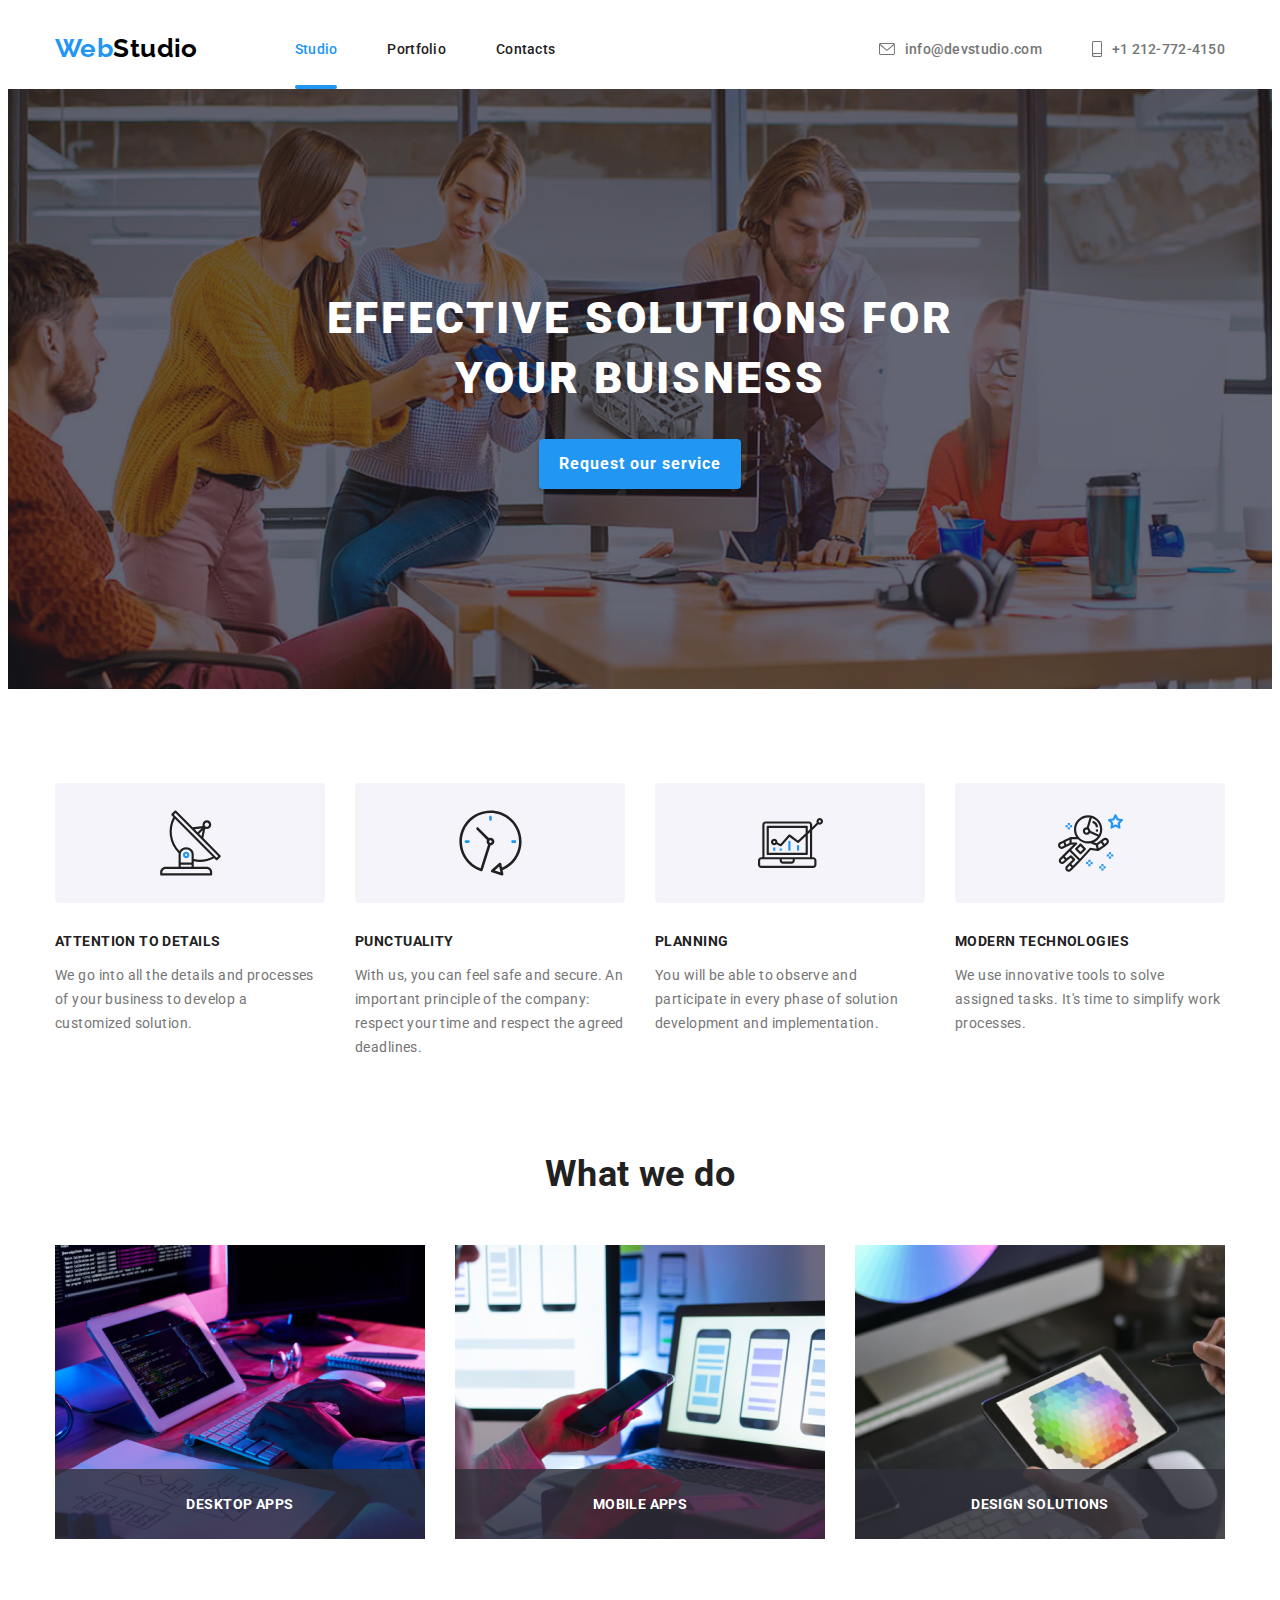
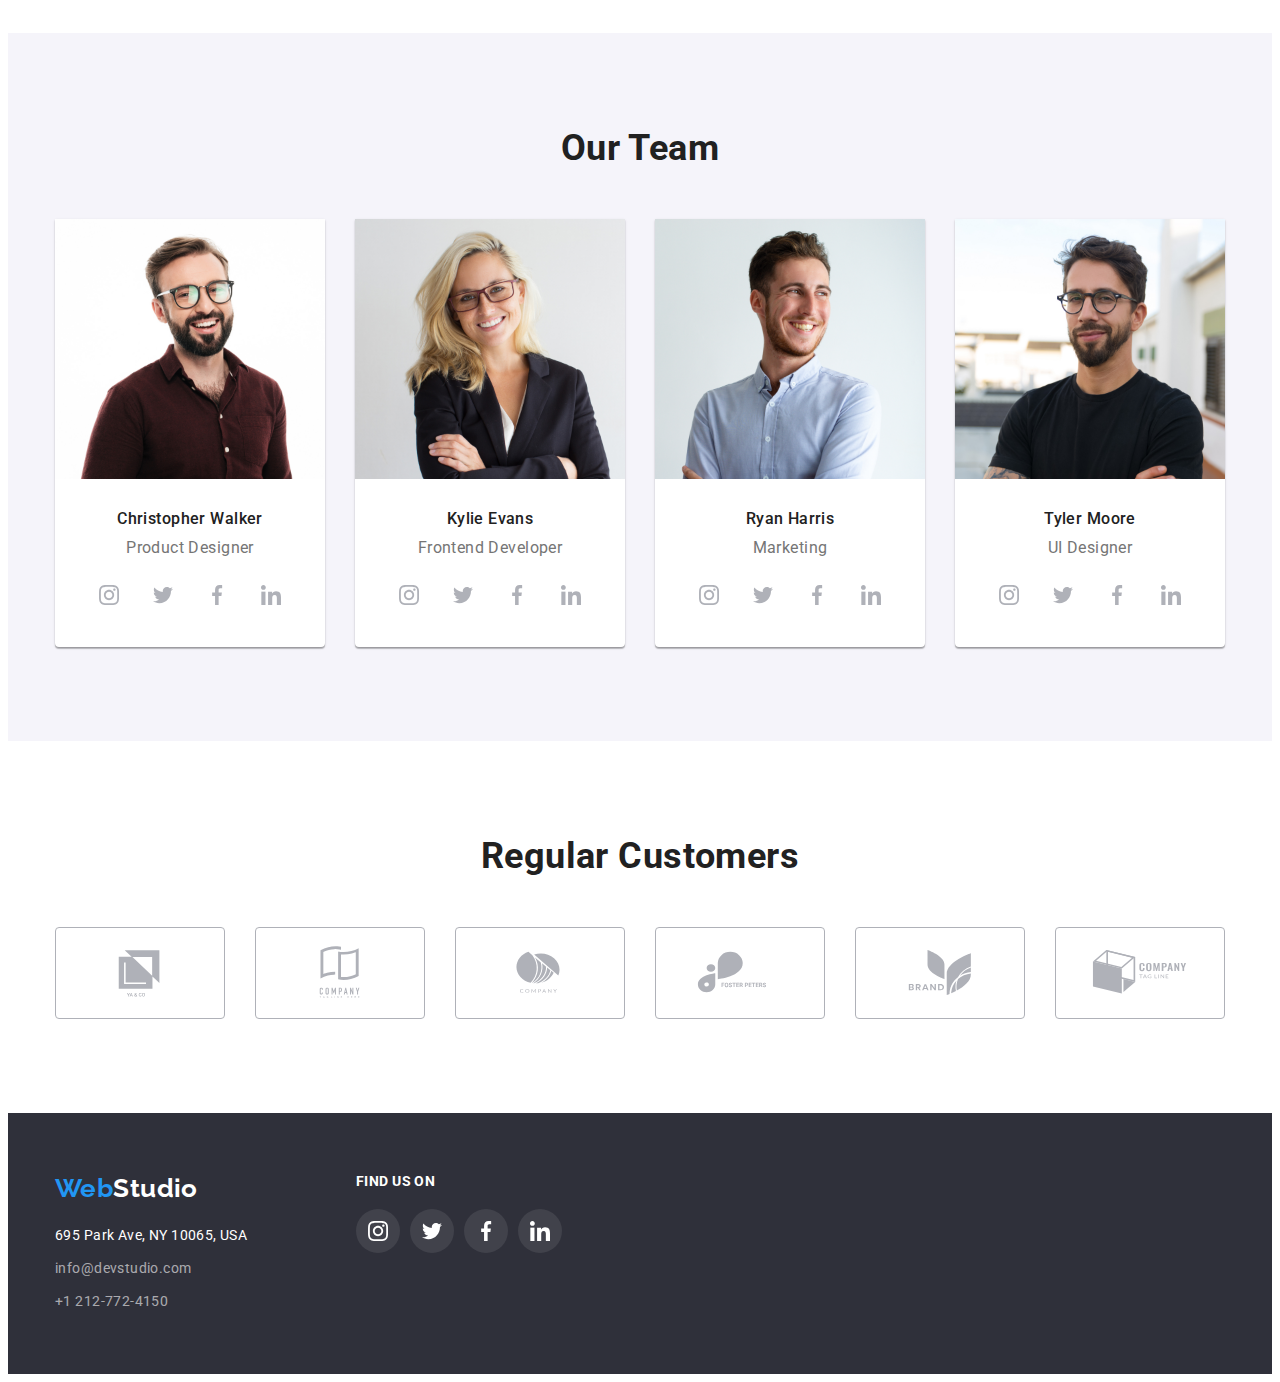
<file: index.html>
<!DOCTYPE html>
<html lang="en">
<head>
    <meta charset="UTF-8">
    <meta http-equiv="X-UA-Compatible" content="IE=edge">
    <meta name="viewport" content="width=device-width, initial-scale=1.0">
    <title>homework #1</title>
    <link rel="preconnect" href="https://fonts.googleapis.com"> 
    <link rel="preconnect" href="https://fonts.gstatic.com" crossorigin> 
    <link href="https://fonts.googleapis.com/css2?family=Raleway:wght@700&family=Roboto:wght@400;500;700;900&display=swap" rel="stylesheet">
    <link rel="stylesheet" href="https://cdnjs.cloudflare.com/ajax/libs/modern-normalize/1.1.0/modern-normalize.min.css" integrity="sha512-wpPYUAdjBVSE4KJnH1VR1HeZfpl1ub8YT/NKx4PuQ5NmX2tKuGu6U/JRp5y+Y8XG2tV+wKQpNHVUX03MfMFn9Q==" crossorigin="anonymous" referrerpolicy="no-referrer" />
    <link rel="stylesheet" href="./Stylee.css">
      <style>
            a{text-decoration: none;
            }
            li{list-style-type: none;}</style>
        
</head>
<body>
    
    <header class="header-nav-studio ">
        <div class="conteiner">
            
        <nav class="logos ">
            

            <a href="index.html" class="logo">Web<span class="color-logo">Studio</a>
            <ul class="logos upper-logos">
               
                <li class="li-bar"><a href="index.html" class=" nav-bar color-change nav-bar-border" style="color:#2196F3">Studio</a></li>
                    <li class="li-bar"><a href="portfolio.index.html" class="nav-bar color-change ">Portfolio</a></li>
                <li><a href="" class="nav-bar color-change">Contacts</a></li>
            </ul>
        </nav>
            <ul class="logos upper-logos mail-tel">
                
                    <li><a href="mailto:info@devstudio.com" class="upper-contact-info ">
                        <svg width="16" height="12" class="envelop"><use href="./icons.svg#icon-envelope-hover"></use></svg>info@devstudio.com</a></li>
                    <li><a href="tel:+1 212-772-4150" class="upper-contact-info "><svg width="10" height="16" class="envelop"><use href="./icons.svg#icon-smartphone"></use></svg>+1 212-772-4150</a></li>
                </ul>
            
            </div>  
    </header>
    <main>
        
        <section class="first-bg ">
            <div class="conteiner bg">
                
                    <h1 class="main-words">
                        EFFECTIVE SOLUTIONS FOR YOUR BUISNESS
                    </h1>
                    <button type="button" class="first-btn" data-open-modal>Request our service</button>
        
        </div>
        </section>  
        <section class="info-section section">
            <div class="conteiner">
            <h2 class="title hide">Second section</h2>
            <ul class="info">
                <li class="block">
                  <div class="icons-up"><svg width="65" height="70"><use href="./icons.svg#icon-antenna-1"></use></svg></div>

                    <h3 class="section-headers">ATTENTION TO DETAILS</h3>
                    <p class="details">We go into all the details and processes of your business to develop a customized solution.</p> 
                </li>



                <li class="block">
                    <div class="icons-up"><svg width="65" height="70"><use href="./icons.svg#icon-clock-1"></use></svg></div>
                    <h3 class="section-headers">PUNCTUALITY</h3>
                   <p class="details">With us, you can feel safe and secure. An important principle of the company: respect your time and respect the agreed deadlines.</p> 

                </li>



                <li class="block">
                    <div class="icons-up"><svg width="65" height="70"><use href="./icons.svg#icon-diagram-1"></use></svg></div>
                    <h3 class="section-headers">PLANNING</h3>
                     <p class="details">You will be able to observe and participate in every phase of solution development and implementation.
                    </p> 
                </li>



                <li class="block">
                    <div class="icons-up"><svg width="65" height="70"><use href="./icons.svg#icon-astronaut-1"></use></svg></div>
                    <h3 class="section-headers">MODERN TECHNOLOGIES</h3>
                    <p class="details">We use innovative tools to solve assigned tasks. It's time to simplify work processes.</p> 
                </li>



            </ul>
        </div>
        </section>
        <section class="section-img section">
            <div class="conteiner">
                <h2 class="title">What we do</h2>
                <ul class="img-pict">
                        <li class="img-picture">
                            <p class="offerss">DESKTOP APPS</p>
                            <img src="./img/img1/img.jpg" alt="" width="370">
                            
                        </li>
                        <li class="img-picture">
                           <p class="offerss">MOBILE APPS</p>
                            <img src="./img/img1/img-2.jpg" alt="" width="370">
                        </li>
                        <li class="img-picture">
                            <p class="offerss">DESIGN SOLUTIONS</p>
                            <img src="./img/img1/img-3.jpg" alt="" width="370">
                        </li>


                </ul>
            </div>
        </section>
        <section class="second-bg section">
            <div class="conteiner">
            <h2 class="title">Our Team</h2>
            <ul class="people">
                <li class="people-list"><img src="./img/img1/img-4.jpg" alt="" width="270" >
                    <h3 class=" studio-img-header">Christopher Walker</h3>
                    <p class="studio-img-prop">Product Designer</p>
                    <ul class="social-link list link">
                        <li class="social-list"><a href="" class="studio-soc-link"><svg class="social-icons" width="20" height="20">
                            <use href="./icons.svg#icon-instagram-2"></use>
                        </svg></a></li>
                        <li class="social-list"><a href="" class="studio-soc-link"><svg class="social-icons"width="20" height="20" >
                            <use href="./icons.svg#icon-twitter-1"></use>
                        </svg></a></li>
                        <li class="social-list"><a href="" class="studio-soc-link"><svg class="social-icons" width="20" height="20">
                            <use href="./icons.svg#icon-facebook-1"></use>
                        </svg></a></li>
                        <li class="social-list"><a href="" class="studio-soc-link"><svg class="social-icons" width="20" height="20">
                            <use href="./icons.svg#icon-linkedin-1"></use>
                        </svg></a></li>
                    </ul>
                </li>
                <li class="people-list"><img src="./img/img1/img-5.jpg" alt="" width="270">
                    <h3 class="studio-img-header">Kylie Evans</h3>
                    <p class=" studio-img-prop">Frontend Developer</p>
                    <ul class="social-link list link">
                        <li class="social-list"><a href="" class="studio-soc-link"><svg class="social-icons" width="20" height="20">
                            <use href="./icons.svg#icon-instagram-2"></use>
                        </svg></a></li>
                        <li class="social-list"><a href="" class="studio-soc-link"><svg class="social-icons" width="20" height="20">
                            <use href="./icons.svg#icon-twitter-1"></use>
                        </svg></a></li>
                        <li class="social-list"><a href="" class="studio-soc-link"><svg class="social-icons" width="20" height="20">
                            <use href="./icons.svg#icon-facebook-1"></use>
                        </svg></a></li>
                        <li class="social-list"><a href="" class="studio-soc-link"><svg class="social-icons" width="20" height="20">
                            <use href="./icons.svg#icon-linkedin-1"></use>
                        </svg></a></li>
                    </ul>
                </li>
                <li class="people-list"><img src="./img/img1/img-6.jpg" alt="" width="270">
                    <h3 class=" studio-img-header">Ryan Harris</h3>
                    <p class=" studio-img-prop">Marketing</p>
                    <ul class="social-link list link">
                        <li class="social-list"><a href="" class="studio-soc-link"><svg class="social-icons" width="20" height="20">
                            <use href="./icons.svg#icon-instagram-2"></use>
                        </svg></a></li>
                        <li class="social-list"><a href="" class="studio-soc-link"><svg class="social-icons" width="20" height="20">
                            <use href="./icons.svg#icon-twitter-1"></use>
                        </svg></a></li>
                        <li class="social-list"><a href="" class="studio-soc-link"><svg class="social-icons" width="20" height="20">
                            <use href="./icons.svg#icon-facebook-1"></use>
                        </svg></a></li>
                        <li class="social-list"><a href="" class="studio-soc-link"><svg class="social-icons" width="20" height="20">
                            <use href="./icons.svg#icon-linkedin-1"></use>
                        </svg></a></li>
                    </ul>
                </li>
                <li class="people-list"><img src="./img/img1/img-7.jpg" alt="" width="270">
                     <h3 class=" studio-img-header">Tyler Moore</h3>
                     <p class="studio-img-prop">UI Designer</p>
                     <ul class="social-link list link">
                        <li class="social-list"><a href="" class="studio-soc-link"><svg class="social-icons" width="20" height="20" >
                            <use href="./icons.svg#icon-instagram-2"></use>
                        </svg></a></li>
                        <li class="social-list"><a href="" class="studio-soc-link"><svg class="social-icons" width="20" height="20">
                            <use href="./icons.svg#icon-twitter-1"></use>
                        </svg></a></li>
                        <li class="social-list"><a href="" class="studio-soc-link"><svg class="social-icons" width="20" height="20">
                            <use href="./icons.svg#icon-facebook-1"></use>
                        </svg></a></li>
                        <li class="social-list"><a href="" class="studio-soc-link"><svg class="social-icons" width="20" height="20">
                            <use href="./icons.svg#icon-linkedin-1"></use>
                        </svg></a></li>
                    </ul>
                </li>




            </ul>

        </div>
        </section>
        <section class="section">
            <div class="conteiner">
            <h2 class="title">Regular Customers</h2>
            <ul class="icons-list-down">
                <li class="icons-box"><a href="" class="icon-box-link"><svg class="icons-down-studio" width="106" height="60">
                    <use href="./icons.svg#icon-Logo"></use>
                </svg></a></li>
                <li class="icons-box"><a href="" class="icon-box-link"><svg class="icons-down-studio" width="106" height="60">
                    <use href="./icons.svg#icon-Logo-2"></use>
                </svg></a></li>
                <li class="icons-box"><a href="" class="icon-box-link"><svg class="icons-down-studio" width="106" height="60">
                    <use href="./icons.svg#icon-Logo-3"></use>
                </svg></a></li>
                <li class="icons-box"><a href="" class="icon-box-link"><svg class="icons-down-studio" width="106" height="60">
                    <use href="./icons.svg#icon-Logo-4"></use>
                </svg></a></li>
                <li class="icons-box"><a href="" class="icon-box-link"><svg class="icons-down-studio" width="106" height="60">
                    <use href="./icons.svg#icon-Logo-5"></use>
                </svg></a></li>
                <li class="icons-box"><a href="" class="icon-box-link"><svg class="icons-down-studio" width="106" height="60">
                    <use href="./icons.svg#icon-Logo-6"></use>
                </svg></a></li>
            </ul>
        </div>
        </section>
    </main>
    <footer>
        <div class="conteiner">
            <div class="main-footer-flex">
                <div class="conteiner-contacts">
                        <a href="index.html" class="logo logo-footer">Web<span class="color-logo-down">Studio</a>
                        <address>
            
                
                        <ul class="footer-flex">
                        
                                <li class="adress-google"><a href="https://goo.gl/maps/2E1uWRTM2Sup1DQt5" class="down-adress color-change-white"> 695 Park Ave, NY 10065, USA</a></li>
                                <li><a href="mailto:info@devstudio.com" class="down-contact-info color-change-down">
                                        info@devstudio.com</a></li>
                                <li><a href="tel:+1 212-772-4150" class="down-contact-info color-change-down">+1 212-772-4150</a>
                            
                        </ul>
                    </div>       
                        <div class="footer-icons-flex">
                                    <p class="words-link">Find us on</p>
                                <ul class="social-link-footer list link footer-icons">
                                    
                                        <li class="social-list-footer"><a href="" class="studio-soc-link-footer"><svg class="social-icons-footer" width="20" height="20">
                                            <use href="./icons.svg#icon-instagram-2"></use>
                                        </svg></a></li>
                                        <li class="social-list-footer"><a href="" class="studio-soc-link-footer"><svg class="social-icons-footer" width="20" height="20">
                                            <use href="./icons.svg#icon-twitter-1"></use>
                                        </svg></a></li>
                                        <li class="social-list-footer"><a href="" class="studio-soc-link-footer"><svg class="social-icons-footer" width="20" height="20">
                                            <use href="./icons.svg#icon-facebook-1"></use>
                                        </svg></a></li>
                                        <li class="social-list-footer"><a href="" class="studio-soc-link-footer"><svg class="social-icons-footer" width="20" height="20">
                                            <use href="./icons.svg#icon-linkedin-1"></use>
                                        </svg></a></li>
                                 </ul>
                         </div>   
            </div>   
           
            <!-- <div class="backdrop is-hidden" data-backDrop>
                <div class="window">
                    <a href="" data-close-modal>
                    <div class="border">
                        <svg width="11" height="11" class="close-cross"><use href="./icons.svg#icon-Vector-2"></use></svg></div></a></div></div>
        -->
        <div class="backdrop is-hidden" data-backDrop>
            <div class="window">
                <button class="border" data-close-modal>
               
                    <svg width="11" height="11" class="close-cross"><use href="./icons.svg#icon-Vector-2"></use></svg></div></button></div>
   

         </address>


        </div>
    </footer>
  <script>
        const refs = {
              openModalBtn: document.querySelector("[data-open-modal]"),
              closeModalBtn: document.querySelector ("[data-close-modal]") , 
              backDrop:    document.querySelector("[data-backdrop]"),
            
        };

        refs.openModalBtn.addEventListener("click" , toggleModal)
        refs.closeModalBtn.addEventListener("click" , toggleModal)
        refs.backDrop.addEventListener("click" , logBackDropClick)

        function toggleModal() {
            refs.backDrop.classList.toggle("is-hidden")
        }
        function logBackDropClick() {
            console.log("")
        }

  </script>
</body>
</html>
</file>
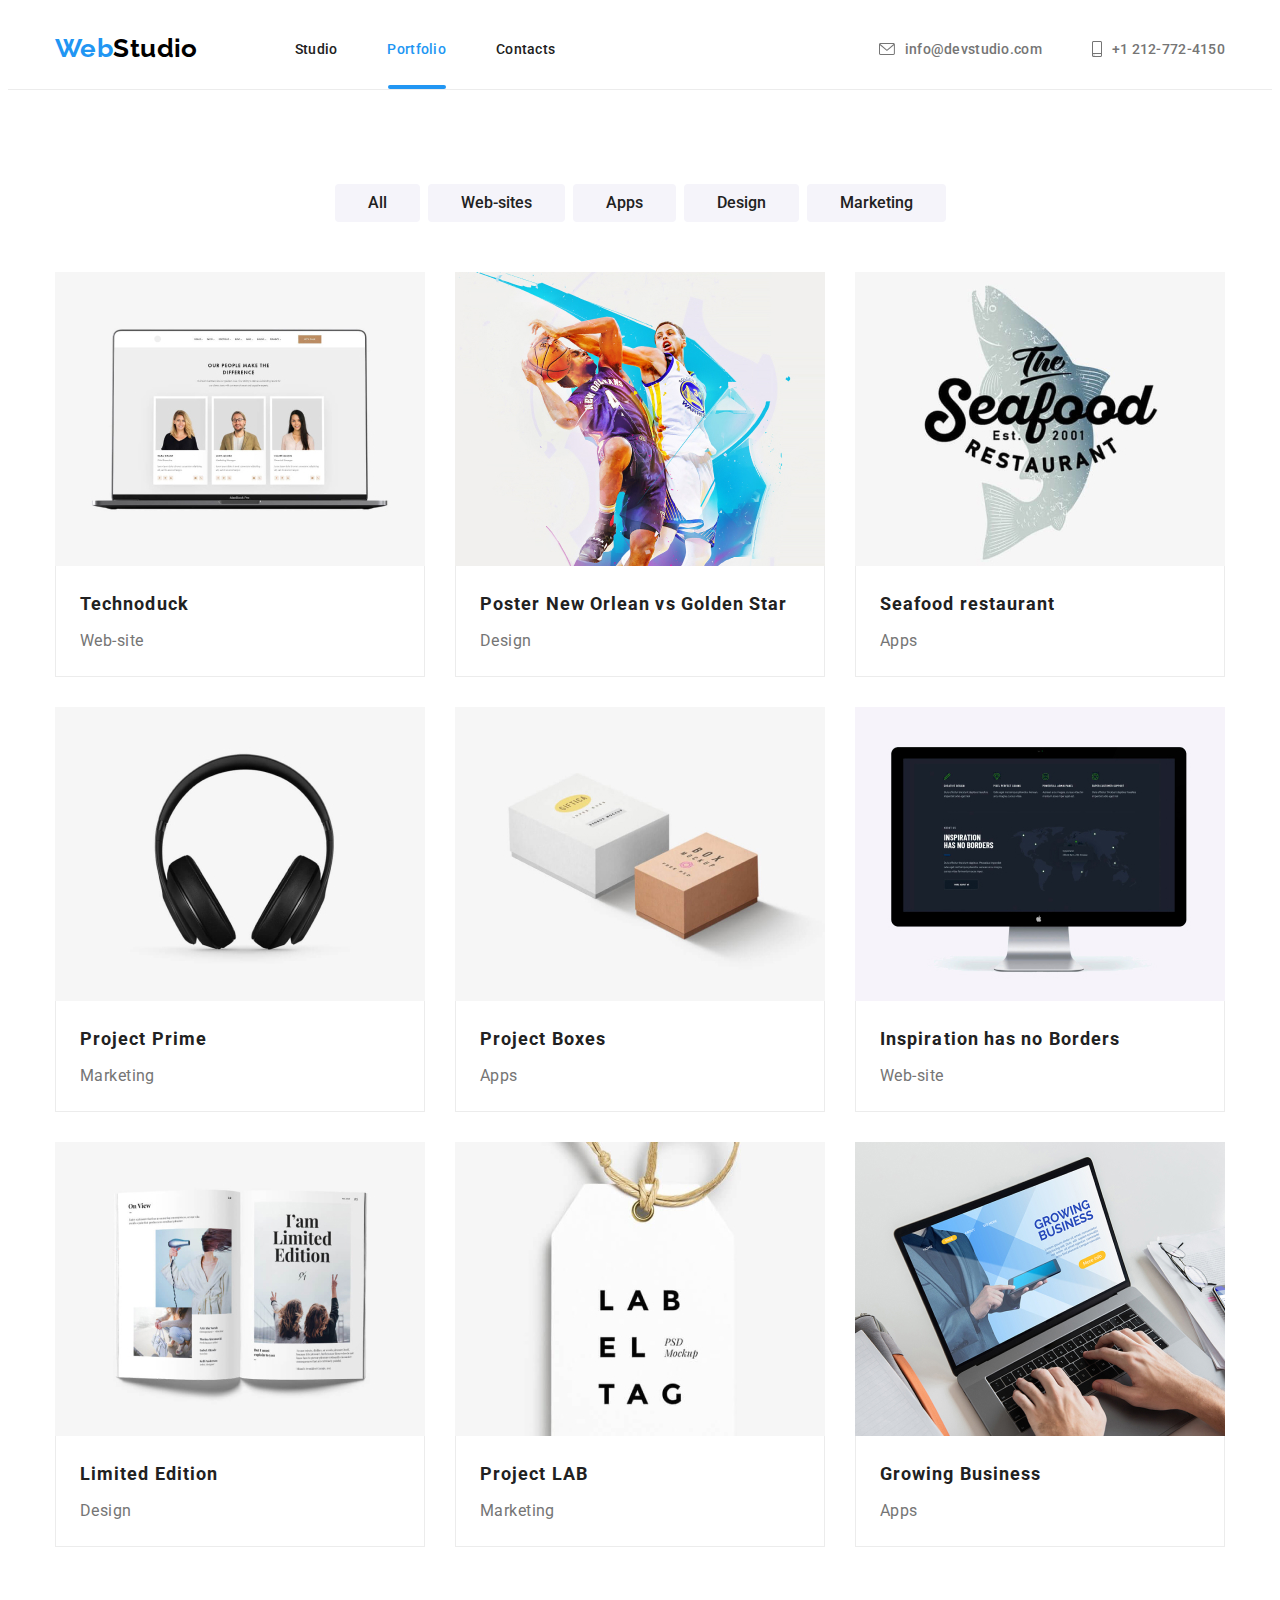
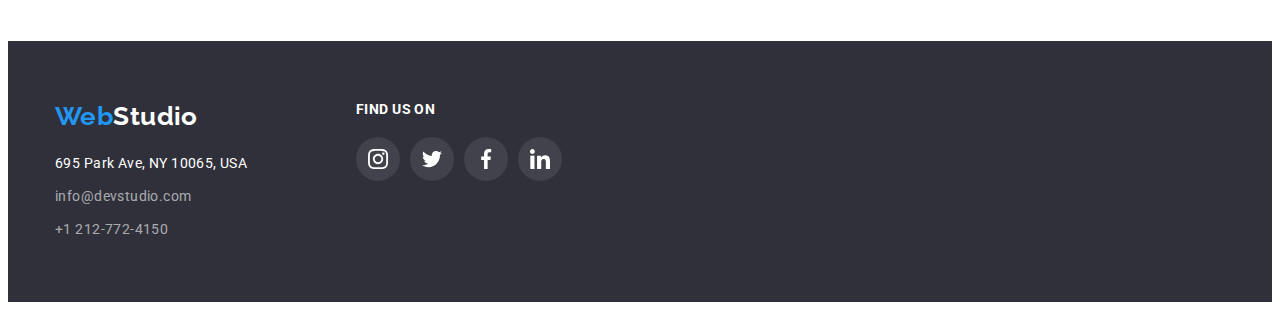
<file: portfolio.index.html>
<!DOCTYPE html>
<html lang="en">
<head>
    <meta charset="UTF-8">
    <meta http-equiv="X-UA-Compatible" content="IE=edge">
    <meta name="viewport" content="width=device-width, initial-scale=1.0">
    <title>Document</title>
    <link rel="preconnect" href="https://fonts.googleapis.com"> 
    <link rel="preconnect" href="https://fonts.gstatic.com" crossorigin> 
    <link href="https://fonts.googleapis.com/css2?family=Raleway:wght@700&family=Roboto:wght@400;500;700;900&display=swap" rel="stylesheet">
    <link rel="stylesheet" href="https://cdnjs.cloudflare.com/ajax/libs/modern-normalize/1.1.0/modern-normalize.min.css" integrity="sha512-wpPYUAdjBVSE4KJnH1VR1HeZfpl1ub8YT/NKx4PuQ5NmX2tKuGu6U/JRp5y+Y8XG2tV+wKQpNHVUX03MfMFn9Q==" crossorigin="anonymous" referrerpolicy="no-referrer" />
    <link rel="stylesheet" href="./Stylee.css">
    <style>
        a{text-decoration: none;
        }
        li{list-style-type: none;}</style>
</head>
<body>
   
    <header class="header-nav ">
        <div class="conteiner">
            
        <nav class="logos ">
            

            <a href="index.html" class="logo">Web<span class="color-logo">Studio</a>
            <ul class="logos upper-logos">
               
                <li class="li-bar"><a href="index.html" class=" nav-bar color-change ">Studio</a></li>
                    <li class="li-bar"><a href="portfolio.index.html" class="nav-bar color-change nav-bar-border-portfolio" style="color:#2196F3"><div class="sub-border"></div>Portfolio</a></li>
                <li><a href="" class="nav-bar color-change">Contacts</a></li>
            </ul>
        </nav>
            <ul class="logos upper-logos mail-tel">
                
                    <li><a href="mailto:info@devstudio.com" class="upper-contact-info ">
                        <svg width="16" height="12" class="envelop"><use href="./icons.svg#icon-envelope-hover"></use></svg>info@devstudio.com</a></li>
                    <li><a href="tel:+1 212-772-4150" class="upper-contact-info "><svg width="10" height="16" class="envelop"><use href="./icons.svg#icon-smartphone"></use></svg>+1 212-772-4150</a></li>
                </ul>
            
            </div>  
    </header>
    <main>
        <section class="section portfolio-main">
            <div class="conteiner">
            <ul class="list btn-list">
                <li class="block-btn"><button type="button" class="btn-colors-portfolio">All</button></li>
                <li class="block-btn"><button type="button" class="btn-colors-portfolio">Web-sites</button></li>
                <li class="block-btn"><button type="button" class="btn-colors-portfolio">Apps</button></li>
                <li class="block-btn"><button type="button" class="btn-colors-portfolio">Design</button></li>
                <li class="block-btn"><button type="button" class="btn-colors-portfolio">Marketing</button></li>
            </ul>
       
                <ul class="list portfolio-list">     
                    <li class="block-port"><a href="" class="link-portfolio-pict"><div class="opac-text">
                        <p class="text-styles">Technoduck is a state-of-the-art coronavirus distribution platform. Companies use this platform for digital espionage and attacks on competitors' secure servers.</p><img src="./img/img2/img-8.jpg" alt=""></div>
                        <div class="position-img"><h3 class="portfolio-img-header">Technoduck</h3><p class="portfolio-img-prop">Web-site</p></div></a>
                        
                    </li>
                    <li class="block-port"><a href="" class="link-portfolio-pict"><div class="opac-text">
                        <p class="text-styles">Technoduck is a state-of-the-art coronavirus distribution platform. Companies use this platform for digital espionage and attacks on competitors' secure servers.</p><img src="./img/img2/img-9.jpg" alt=""></div>
                        <div class="position-img"><h3 class="portfolio-img-header">Poster New Orlean vs Golden Star</h3><p class="portfolio-img-prop">Design</p></div> </a>
                       
                    </li>
                    <li class="block-port port"><a href="" class="link-portfolio-pict"><div class="opac-text">
                        <p class="text-styles">Technoduck is a state-of-the-art coronavirus distribution platform. Companies use this platform for digital espionage and attacks on competitors' secure servers.</p><img src="./img/img2/img-10.jpg" alt=""></div>
                         <div class="position-img"><h3 class="portfolio-img-header">Seafood restaurant</h3><p class="portfolio-img-prop">Apps</p></div></a>
         
                    </li>
                    <li class="block-port"><a href="" class="link-portfolio-pict"><div class="opac-text">
                        <p class="text-styles">Technoduck is a state-of-the-art coronavirus distribution platform. Companies use this platform for digital espionage and attacks on competitors' secure servers.</p><img src="./img/img2/img-11.jpg" alt=""> </div>
                        <div class="position-img"><h3 class="portfolio-img-header">Project Prime</h3><p class="portfolio-img-prop">Marketing</p></div> </a>
                      
                    </li>
                    <li class="block-port"><a href="" class="link-portfolio-pict"><div class="opac-text">
                        <p class="text-styles">Technoduck is a state-of-the-art coronavirus distribution platform. Companies use this platform for digital espionage and attacks on competitors' secure servers.</p><img src="./img/img2/img-12.jpg" alt=""></div>
                        <div class="position-img"><h3 class="portfolio-img-header">Project Boxes</h3><p class="portfolio-img-prop">Apps</p></div></a>
                        
                    </li>
                    <li class="block-port port"><a href="" class="link-portfolio-pict"><div class="opac-text">
                        <p class="text-styles">Technoduck is a state-of-the-art coronavirus distribution platform. Companies use this platform for digital espionage and attacks on competitors' secure servers.</p><img src="./img/img2/img-13.jpg" alt=""></div>
                        <div class="position-img"><h3 class="portfolio-img-header">Inspiration has no Borders</h3><p class="portfolio-img-prop">Web-site</p></div> </a>
                       
                    </li>
                    <li class="block-port"><a href="" class="link-portfolio-pict"><div class="opac-text">
                        <p class="text-styles">Technoduck is a state-of-the-art coronavirus distribution platform. Companies use this platform for digital espionage and attacks on competitors' secure servers.</p><img src="./img/img2/img-14.jpg" alt=""></div>
                        <div class="position-img"><h3 class="portfolio-img-header">Limited Edition</h3><p class="portfolio-img-prop">Design</p></div> </a>
                       
                    </li>
                    <li class="block-port"><a href="" class="link-portfolio-pict"><div class="opac-text">
                        <p class="text-styles">Technoduck is a state-of-the-art coronavirus distribution platform. Companies use this platform for digital espionage and attacks on competitors' secure servers.</p><img src="./img/img2/img-15.jpg" alt=""></div>
                        <div class="position-img"><h3 class="portfolio-img-header">Project LAB</h3><p class="portfolio-img-prop">Marketing</p></div></a>
                        
                    </li>
                    <li class="block-port port"> <a href="" class="link-portfolio-pict"><div class="opac-text">
                        <p class="text-styles">Technoduck is a state-of-the-art coronavirus distribution platform. Companies use this platform for digital espionage and attacks on competitors' secure servers.</p><img src="./img/img2/img-16.jpg" alt=""></div>
                        <div class="position-img"><h3 class="portfolio-img-header">Growing Business</h3><p class="portfolio-img-prop">Apps</p></div> </a>
                       
                    </li>
                </ul>



            </div>
        </section>

    </main>
    <footer>
        <div class="conteiner">
            <div class="main-footer-flex">
                <div class="conteiner-contacts">
                        <a href="index.html" class="logo logo-footer">Web<span class="color-logo-down">Studio</a>
                        <address>
            
                
                        <ul class="footer-flex">
                        
                                <li class="adress-google"><a href="https://goo.gl/maps/2E1uWRTM2Sup1DQt5" class="down-adress color-change-white"> 695 Park Ave, NY 10065, USA</a></li>
                                <li><a href="mailto:info@devstudio.com" class="down-contact-info color-change-down">
                                        info@devstudio.com</a></li>
                                <li><a href="tel:+1 212-772-4150" class="down-contact-info color-change-down">+1 212-772-4150</a>
                            
                        </ul>
                    </div>       
                        <div class="footer-icons-flex">
                                    <p class="words-link">Find us on</p>
                                <ul class="social-link-footer list link footer-icons">
                                    
                                        <li class="social-list-footer"><a href="" class="studio-soc-link-footer"><svg class="social-icons-footer" width="20" height="20">
                                            <use href="./icons.svg#icon-instagram-2"></use>
                                        </svg></a></li>
                                        <li class="social-list-footer"><a href="" class="studio-soc-link-footer"><svg class="social-icons-footer" width="20" height="20">
                                            <use href="./icons.svg#icon-twitter-1"></use>
                                        </svg></a></li>
                                        <li class="social-list-footer"><a href="" class="studio-soc-link-footer"><svg class="social-icons-footer" width="20" height="20">
                                            <use href="./icons.svg#icon-facebook-1"></use>
                                        </svg></a></li>
                                        <li class="social-list-footer"><a href="" class="studio-soc-link-footer"><svg class="social-icons-footer" width="20" height="20">
                                            <use href="./icons.svg#icon-linkedin-1"></use>
                                        </svg></a></li>
                                 </ul>
                         </div>   
            </div>   
         </address>

        </div>
    </footer>
</body>  
</html>
</file>
<file: Stylee.css>
.color-change{
    color: #212121;;
}
.color-change:hover{
    color: #2196F3;

}.color-change:hover .sub-border{
    
    background: #2196F3;
}
.nav-bar-border::after {
    content: '';
    border-radius: 2px;
    position: absolute;
    width: 42px;
    height: 4px;
    bottom: 0;
    
    background: #2196F3;
    
}
.nav-bar-border-portfolio::after{
    content: '';
    border-radius: 2px;
    position: absolute;
    width: 58px;
    height: 4px;
    bottom: 0;
    
    background: #2196F3;
    
}

.color-change-gray{
    color: #757575;
}
.color-change-gray:hover{
    color: #2196F3;
    fill: #2196F3;
}
.color-change-white{
    color: white;
}
.color-change-white:hover{
    color: #2196f3;
}
.color-change-down{
     color: rgba(255, 255, 255, 0.6);
}
.color-change-down:hover{
    color: #2196f3;}
.color-logo{
    color: black;
}
.color-logo-down{
    color: #FFFFFF;
}
*{
    box-sizing: border-box;
}
h1,h2,h3,h4,h5,h6,ul,p{
    margin: 0;
    padding: 0;
}
body{
    font-family: Roboto;
    line-height: 1.71;
    letter-spacing: 0.03em;
    font-size: 14px;
   
}
.conteiner{
   width: 1200px;
   padding: 0 15px;
   margin: 0 auto;
   
   
}
img{
    display: block;
    max-width: 100%;
    height: auto;
}
header .conteiner{
    display: flex;
   
}
.li-bar{
    margin-right: 50px;
    
}

.logos{
    display: flex;
   align-items: center;

    
    
}
.sub-border{
    
border-radius: 2px;
position: absolute;
width: 48px;
height: 4px;
bottom: 0;
align-items: center;

}


.info{
    display: flex;
}
.block{
    width: 270px;
    

  
}


.block:not(:last-child){
    margin-right: 30px;
}
.upp-nav{
    display: flex;
}
.logo{
    font-family: 'Raleway';
    font-style: normal;
    font-weight: 700;
    font-size: 26px;
    line-height: 31px;
    /* identical to box height */
    margin-right: 97px;
    
    color: #2196F3;}
  
    .envelop{
        margin-right: 10px;
        fill: currentColor;
        
      
    }
    .nav-bar{
        font-style: normal;
        font-weight: 500;
        font-size: 14px;
        line-height: 16px;
        letter-spacing: 0.02em;
       display: flex;
       justify-content: center;
       transition: color 250ms cubic-bezier(0, 0, 1, 1) ;
       
        }
        .nav-bar-right{
            margin-right: 50px;
        }
    .header-nav{
        padding: 25px 0 ;
        border-bottom: 1px solid #ececec;
        position: relative;
        
        
    }
    .header-nav-studio{
        padding: 25px 0 ;
        
        position: relative;
        
    }
    .mail-tel{
        margin-left: auto;
        gap: 50px;
    }
    .img-pict{
        display: flex;
        padding-left: 0;


    }
    .offers{
        bottom: 27px;
        position: absolute;
        font-style: normal;
    font-weight: 700;
    font-size: 14px;
    line-height: 16px;
    text-align: center;
    letter-spacing: 0.03em;
    text-transform: uppercase;
    
    color: #FFFFFF;
    
    
    }

    .img-picture{
        margin-right: 30px;
        display: flex;
    position: relative;
    }
    .offerss{
        bottom: 27px;
        position: absolute;
        font-style: normal;
    font-weight: 700;
    font-size: 14px;
    line-height: 16px;
    text-align: center;
    justify-content: center;
    letter-spacing: 0.03em;
    text-transform: uppercase;
    align-items: center;
    display: flex;
    
    color: #FFFFFF;
    width: 100%;
    height: 70px;
    bottom: 0;
    background: rgba(47, 48, 58, 0.8);
    
    
    
    }
    .picture-name::before{
        display: inline-block;
        position: absolute;
        content: '';
        width: 100%;
        height: 70px;
        bottom: 0;
        background: rgba(47, 48, 58, 0.8);
    }
    
    .img-picture:last-child{
        margin-right: 0;
    }
    
    .upper-contact-info{
        font-style: normal;
        font-weight: 500;
        font-size: 14px;
        line-height: 16px;
        letter-spacing: 0.02em;
        display: flex;
        align-items: center;
        transition: color 250ms cubic-bezier(0, 0, 1, 1) ;
        
        color: #757575;}
        .upper-contact-info:hover{
            color: #2196F3;

        }
        
    
    .icons-up{
        background-color: #F5F4FA;
        border-radius: 4px;
        width: 270px;
        height: 120px;
        display: flex;
        justify-content: center;
        align-items: center;
        margin-bottom: 30px;
       
    }    
    
    .people{
        display: flex;
        padding-left: 0;
    }
    .people-list{
        background-color: #FFFFFF;
        box-shadow: 0px 1px 3px rgba(0, 0, 0, 0.12), 0px 1px 1px rgba(0, 0, 0, 0.14), 0px 2px 1px rgba(0, 0, 0, 0.2);
        border-radius: 0px 0px 4px 4px;
       
        text-align: center;
        width: 270px;
       
     
    }
    .people-list:not(:last-child){
        margin-right: 30px;
    }
    .block-port{
        width: 370px;
       
      
    
    }
    /* .block-port:hover{
       
        box-shadow: 0px 1px 1px rgba(0, 0, 0, 0.12),   
         0px 4px 4px rgba(0, 0, 0, 0.06), 1px 4px 6px rgba(0, 0, 0, 0.16);

    } */
   
   
    
    .main-words{
        width: 695px;
       
      
        font-style: normal;
        font-weight: 900;
        font-size: 44px;
        line-height: 1.36;
        /* or 136% */
        text-align: center;
        letter-spacing: 0.06em;
        text-transform: uppercase;
        margin: 0 auto 30px;
        
        color: #FFFFFF;}
        
        .first-btn{
        margin: 0 auto ;
        padding: 10px 20px;
          
            font-family: inherit;
            font-style: normal;
            font-weight: 700;
            font-size: 16px;
            line-height: 1.88;
            /* identical to box height, or 188% */
            display: flex;
            align-items: center;
            text-align: center;
            letter-spacing: 0.06em;
            cursor: pointer;
            border: none;
            
            color: #FFFFFF;
            background: #2196F3;
            box-shadow: 0px 4px 4px rgba(0, 0, 0, 0.15);
            border-radius: 4px;
            }
    .section{
        padding: 94px 0;
    }
    .info-section{
        padding: 94px 0 0 0;
        
    }
    .first-bg{

           padding-top: 200px;
           padding-bottom: 200px;
        
      background-color: #C4C4C4;
      background-image:linear-gradient(rgba(47, 48, 58, 0.4),rgba(47, 48, 58, 0.4)),url(./img/img2/Img-17.jpg) ;
      



      
      background-position: center;
      background-repeat: no-repeat;
      background-size: cover;
                }
        .section-headers{
           margin-bottom: 15px;
            font-style: normal;
            font-weight: 700;
            font-size: 14px;
            line-height: 16px;
           
            text-transform: uppercase;
            
            color: #212121;}
           
           
    .details{
        font-style: normal;
        
        font-size: 14px;
        
        /* or 171% */
      
        
        color: #757575;
        }
        
        .title{
           margin-bottom: 50px;
            font-style: normal;
            font-weight: 700;
            font-size: 36px;
            line-height: 42px;
            text-align: center;
      
            
            color: #212121;}
        .second-bg{background: #F5F4FA;}
        .social-link{
            display: flex;
            justify-content: center;
            align-items: center;
            gap: 10px;
            padding-bottom: 30px;
            
        }
        .social-list{
            
            width: 44px;
            height: 44px;
           
            
            
           
        }
        
      
        .studio-soc-link{
            
            width: 44px;
            height: 44px;
            
            transition: background-color 250ms cubic-bezier(0, 0, 1, 1) ;
            
            
            display: flex;
            justify-content: center;
            align-items: center;
            border-radius: 50%;

            
        }
        .studio-soc-link-footer{
            background-color: rgba(225, 225, 225, 0.1);
            width: 44px;
            height: 44px;
            transition: background-color 250ms cubic-bezier(0, 0, 1, 1) ;
            
            
            
            display: flex;
            justify-content: center;
            align-items: center;
            border-radius: 50%;

        }
        .studio-soc-link:hover {
            background-color: #2196F3;
        }
        .studio-soc-link:hover .social-icons{

            fill: #FFFFFF;
        }
        .studio-soc-link-footer:hover {
            background-color: #2196F3;
        }
        .studio-soc-link-footer:hover .social-icons{
            fill: #FFFFFF;
        }
        .social-icons{
            
            
            fill: #afb1b8; 
            transition: fill 250ms cubic-bezier(0, 0, 1, 1) ;
            

        }
        .social-icons-footer{
            
            
            fill: #FFFFFF; 

        }
    .icons-list-down{
        display: flex;
        justify-content: center;
        align-items: center;
        gap: 30px;

        
    }
  
   .icon-box-link{
   
    display: flex;
    justify-content: center;
    align-items: center;
    border: 1px solid #AFB1B8;
    width: 170px;
    height: 92px;
    border-radius: 4px;
    transition: border-color 250ms cubic-bezier(0, 0, 1, 1) ;
   
    
   }

   .icon-box-link:hover .icons-down-studio {
   fill: #2196F3;
   
   
   }
   .icon-box-link:hover {
    border-color: #2196F3;
   }
   .icons-down-studio{
    transition: fill 250ms cubic-bezier(0, 0, 1, 1) ;
    
   
    fill: #AFB1B8;
   }
  footer{
            background: #2F303A;
            padding: 60px 0;
               
  }
        .down-adress{
            font-style: normal;
            
            font-size: 14px;
            transition: color 250ms cubic-bezier(0, 0, 1, 1) ;
            
            /* or 171% */
        
            
            color: #FFFFFF;}
    
.down-contact-info{
    font-style: normal;
 
    font-size: 14px;
    
    transition: color 250ms cubic-bezier(0, 0, 1, 1) ;
    

    
    color: rgba(255, 255, 255, 0.6);
    }
address ul {
    padding-left: 0;
}
.footer-flex{
    display: flex;
    flex-direction: column;
    gap: 9px;
    width: 231px;
}


.conteiner-contacts{
    margin-right: 70px;
}
.main-footer-flex{
    display: flex;

}
.social-link-footer{
    display: flex;
   
    align-items: center;
    gap: 10px;
    
}


.words-link{
    margin-bottom: 20px;
    
    font-style: normal;
font-weight: 700;
font-size: 14px;
line-height: 16px;
letter-spacing: 0.03em;
text-transform: uppercase;

color: #FFFFFF;
}

   




.btn-list{
    margin: 0 0 50px;
    display: flex;
    justify-content: center;
    gap: 8px;
    
    
}
.btn-colors-portfolio:hover{
    color: #FFFFFF;
    background-color: #2196F3;
    box-shadow: 0px 3px 1px rgba(0, 0, 0, 0.1), 0px 1px 2px rgba(0, 0, 0, 0.08), 0px 2px 2px rgba(0, 0, 0, 0.12);
    
}
.link-portfolio-pict{
    display: block;
    transition: box-shadow 250ms cubic-bezier(0, 0, 1, 1) ;
}
.link-portfolio-pict:hover {
   
    
box-shadow: 0px 1px 1px rgba(0, 0, 0, 0.12), 0px 4px 4px rgba(0, 0, 0, 0.06), 1px 4px 6px rgba(0, 0, 0, 0.16);

}

.btn-colors-portfolio{
    font-family: inherit;
    color: #212121;
    background-color: #F5F4FA;
    cursor: pointer;
    border: none;
    font-style: normal;
    font-weight: 500;
    font-size: 16px;
    line-height: 1.62;
    /* identical to box height, or 162% */

    transition: color 250ms cubic-bezier(0, 0, 1, 1), background-color 250ms cubic-bezier(0, 0, 1, 1),box-shadow 250ms cubic-bezier(0, 0, 1, 1);
    
    padding: 6px 33px;

    border-radius: 4px;
}


.picture-name{
    position: relative;
    display: flex;
    justify-content: center;
    align-content: unset;
    width: 100%;
    height: 100%;
}

.opac-text{
   position: relative;
   display: flex;
   justify-content: center;
   align-items: center;
   
   
  
   
   
}
.link-portfolio-pict:hover .text-styles{
   

    opacity: 1;
 }
 .link-portfolio-pict:hover .opac-text::before{
 opacity: 1;
 
    

  /* cubic-bezier:(0.4, 0, 0.2, 1); */
 }
.text-styles{
    position: absolute;
    font-style: normal;
    font-weight: 400;
    font-size: 18px;
    line-height: 156%;
    /* or 156% */
    letter-spacing: 0.03em;
    
    color: #FFFFFF;
    opacity: 0;
    width: 322px;
    height: 140px;
    transition: opacity 250ms cubic-bezier(0, 0, 1, 1) ;
    

}
.opac-text::before{
    display: inline-block;
    position: absolute;
    content: '';
    width: 100%;
    height: 100%;
    background-color: rgba(33, 150, 243, 0.9);
    transition: opacity 250ms cubic-bezier(0, 0, 1, 1) ;
    

   
    opacity: 0;
   
}


.portfolio-header{
    border-bottom: 1px solid #ECECEC;
}
.portfolio-img-header{
    font-style: normal;
    font-weight: 700;
    font-size: 18px;
    line-height: 2.00;
    /* identical to box height, or 200% */
    letter-spacing: 0.06em;
    margin-bottom: 4px;
   
    color: #212121;}
    .portfolio-img-prop{
        font-style: normal;
       
        font-size: 16px;
        line-height: 1.88;
        /* identical to box height, or 188% */
       
       
        color: #757575;
        }
        .portfolio-list{
            display: flex;
           
            flex-wrap: wrap;
            padding-left: 0;
            gap: 30px;
            
        }
        .position-img{
            border: 1px solid #ececec;
            padding: 20px 24px;
            border-top: none;
        }
        .hide{
            display: none;
        }
        
        
        .studio-img-header{
            font-style: normal;
            font-weight: 500;
            font-size: 16px;
            line-height: 19px;
            /* identical to box height */
         
            padding-top: 30px;
            margin-bottom: 10px;
            
            color: #212121;}
            .studio-img-prop{
                font-style: normal;
                padding-bottom: 16px;
                font-size: 16px;
                line-height: 19px;
                /* identical to box height */
                margin-top: 0px;
                
                
                color: #757575;}
.logo-footer{
    display: inline-block;
    margin-bottom: 20px;
    margin-right: 0;
}

.backdrop{
    position: fixed;
    top: 0;
    left: 0;
    width: 100%;
    height: 100%;
    background: rgba(0, 0, 0, 0.2);
    transition: opacity 250ms cubic-bezier(0, 0, 1, 1) ;
  
    
}
.backdrop.is-hidden{
    opacity: 0;
    pointer-events: none;
    
}
.window{
    position: absolute;
    top: 50%;
    left: 50%;
    transform: translate(-50%, -50%);
    width: 528px;
    height: 582px;
    background-color: #FFFFFF;
    padding: 8px;
   display: flex;
   flex-direction: row-reverse;
   box-shadow: 0px 1px 3px rgba(0, 0, 0, 0.12), 0px 1px 1px rgba(0, 0, 0, 0.14), 0px 2px 1px rgba(0, 0, 0, 0.2);
border-radius: 4px;
transition: opacity 250ms cubic-bezier(0, 0, 1, 1) ;

    
}
.close-cross{
top: 0;
right: 0;


}
.border{
    width: 30px;
height: 30px;
border-radius: 50%;
border: 1px solid rgba(0, 0, 0, 0.1);
display: flex;
align-items: center;
justify-content: center;
background: #FFFFFF;
align-content: center;

cursor: pointer;

}
</file>
